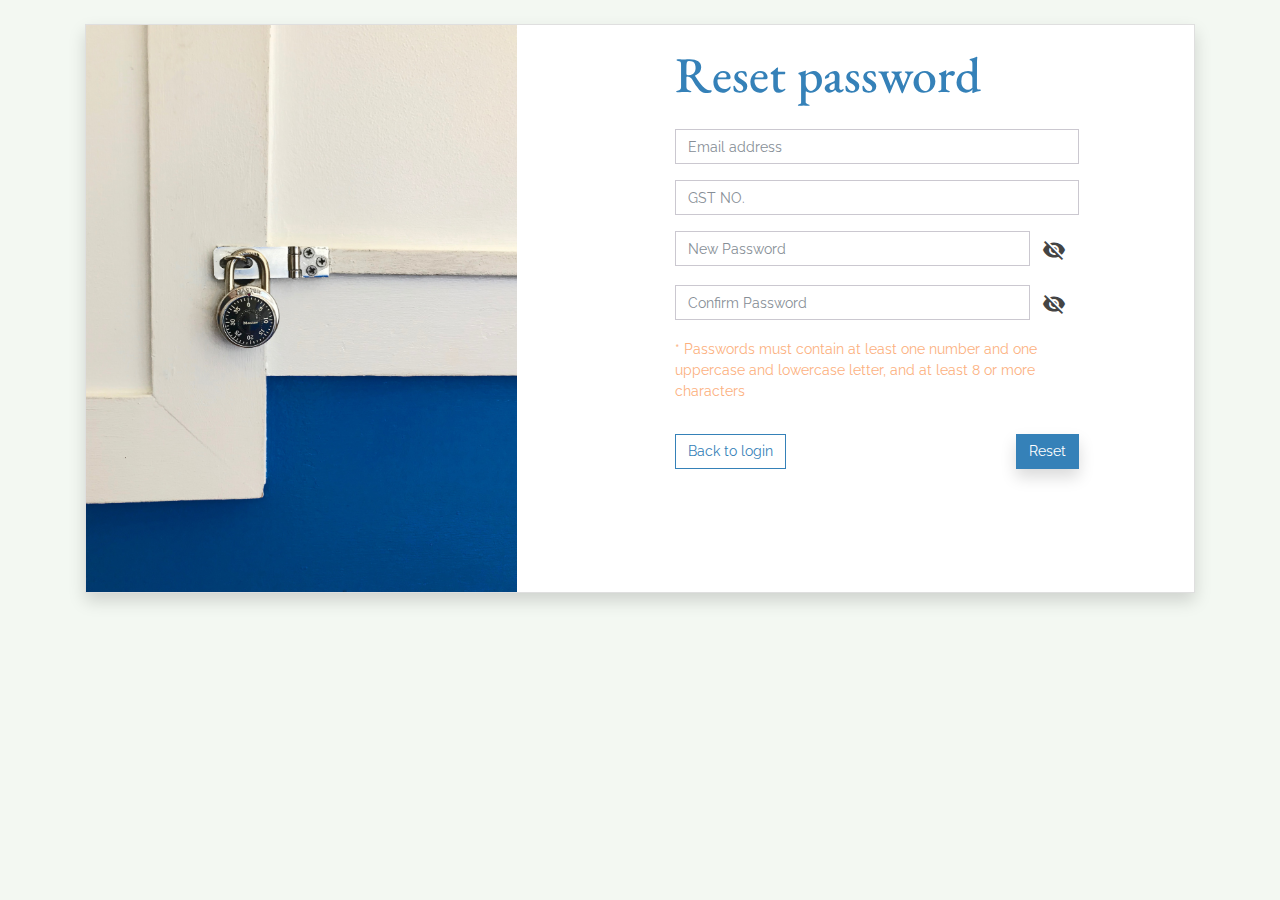
<file: pages/forgot-password.html>
<!DOCTYPE html>
<html>
<head>
	<meta charset="utf-8">
	<meta http-equiv="X-UA-Compatible" content="IE=edge">

	<!-- For mobile view compatibility -->
	<meta name="viewport" content="width=device-width, initial-scale=1.0">

	<title>No Name Startup</title>

	<!-- CSS -->
	<link rel="stylesheet" href="../css/styles.css">

	<!-- Bootstrap pulse CSS -->
	<link rel="stylesheet" href="../css/bootstrap.css">

	<!-- JQuery -->
	<script src="https://ajax.googleapis.com/ajax/libs/jquery/3.4.1/jquery.min.js"></script>

	<!-- Garamond & Raleway font -->
	<link href="https://fonts.googleapis.com/css?family=EB+Garamond|Raleway&display=swap" rel="stylesheet">

	<!-- Import Google Icon Font -->
	<link href="https://fonts.googleapis.com/icon?family=Material+Icons" rel="stylesheet">

	<!-- Internal CSS -->
	<style type="text/css">
		input,button, textarea, #emailHelp,a{font-family: 'Raleway', sans-serif;}
	</style>
</head>
<!-- oncontextmenu="return false" onkeydown="return false;" onmousedown="return false;" -->
<body>
	<div class="container mt-4 mb-4">
		<div class="row">
			<div class="col-lg">
				<div class="card shadow" style="max-width: 100%;">
				  <div class="row">
				    <div class="col-lg-6">
				      <img src="../SVGs/lock.svg" class="card-img" alt="Signup Image" style="width: 80%">
				    </div>
				    <div class="col-lg-5">
				      <div class="card-body no-gutters">
				      	<form class="form-group" method="POST" action="#">
					        <h1 class="card-title" style="font-size: 50px;">Reset password</h1>

					        <input type="email" class="form-control mt-4" id="inputEmail" aria-describedby="emailHelp" placeholder="Email address" required>

					        <input type="text" class="form-control mt-3" id="gstNumber" aria-describedby="shopNameHelp" placeholder="GST NO." required>

	      					<div class="input-group mb-3 mt-3">
							  <input id="newPassword" type="password" pattern="(?=.*\d)(?=.*[a-z])(?=.*[A-Z]).{8,}" class="form-control" placeholder="New Password" aria-label="Password" aria-describedby="basic-addon2" required>
							  <div class="input-group-append">
							    <button class="btn eye-reset" type="button"><i class="material-icons eye-toggle-reset" style="vertical-align: middle;">visibility_off</i></button>
							  </div>
							</div>

	      					<div class="input-group mb-3 mt-3">
							  <input id="confirmPassword" type="password" pattern="(?=.*\d)(?=.*[a-z])(?=.*[A-Z]).{8,}" class="form-control" placeholder="Confirm Password" aria-label="confirmPassword" aria-describedby="basic-addon2" required>
							  <div class="input-group-append">
							    <button class="btn eye-reset" type="button"><i class="material-icons eye-toggle-reset" style="vertical-align: middle;">visibility_off</i></button>
							  </div>
							</div>

	      					<p id="signupIns" class="mt-3">* Passwords must contain at least one number and one uppercase and lowercase letter, and at least 8 or more characters</p>

	      					<a href="login.html" class="btn btn-outline-primary mt-3">Back to login</a>
	      					
	      					<button type="submit" class="btn btn-primary mt-3 float-right shadow">Reset</button>
      					</form>
				      </div>
				    </div>
				  </div>
				</div>
			</div>
		</div>
	</div>
	<script type="text/javascript" src="../index.js"></script>
	<script src="https://code.jquery.com/jquery-3.3.1.slim.min.js"></script>
	<script src="https://cdnjs.cloudflare.com/ajax/libs/popper.js/1.14.7/umd/popper.min.js"></script>
	<script src="https://stackpath.bootstrapcdn.com/bootstrap/4.3.1/js/bootstrap.min.js"></script>
</body>
</html>
</file>
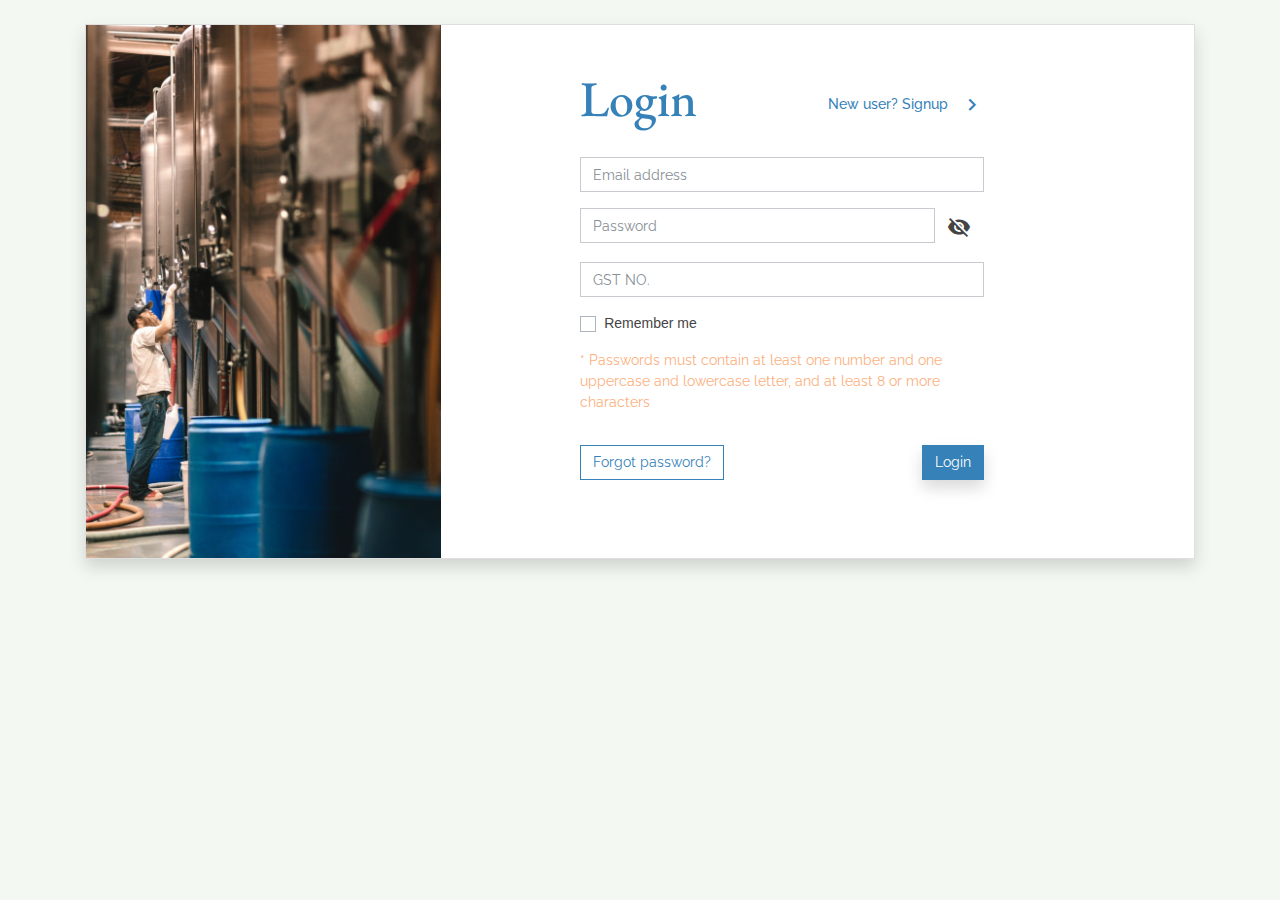
<file: pages/login.html>
<!DOCTYPE html>
<html>
<head>
	<meta charset="utf-8">
	<meta http-equiv="X-UA-Compatible" content="IE=edge">

	<!-- For mobile view compatibility -->
	<meta name="viewport" content="width=device-width, initial-scale=1.0">

	<title>No Name Startup</title>

	<!-- CSS -->
	<link rel="stylesheet" href="../css/styles.css">

	<!-- Bootstrap pulse CSS -->
	<link rel="stylesheet" href="../css/bootstrap.css">

	<!-- JQuery -->
	<script src="https://ajax.googleapis.com/ajax/libs/jquery/3.4.1/jquery.min.js"></script>

	<!-- Garamond & Raleway font -->
	<link href="https://fonts.googleapis.com/css?family=EB+Garamond|Raleway&display=swap" rel="stylesheet">

	<!-- Import Google Icon Font -->
	<link href="https://fonts.googleapis.com/icon?family=Material+Icons" rel="stylesheet">

	<!-- Internal CSS -->
	<style type="text/css">
		input,button, textarea, #emailHelp,a{font-family: 'Raleway', sans-serif;}
	</style>
</head>
<!-- oncontextmenu="return false" onkeydown="return false;" onmousedown="return false;" -->
<body>
	<div class="container mt-4">
		<div class="row">
			<div class="col-lg">
				<div class="card shadow" style="max-width: 100%;">
				  <div class="row">
				    <div class="col-lg-5">
				      <img src="../SVGs/login.svg" class="card-img" alt="Signup Image" style="width: 80%">
				    </div>
				    <div class="col-lg-5">
				      <div class="card-body no-gutters mt-4">
				      	<div style="display: inline;">
					        <h1 class="float-left" style="font-size: 50px; padding-bottom: 5%;">Login</h1>
					        <h6 class="float-right"><a href="../index.html" title="" class="float-left mt-4" style="text-decoration: none; color: var(--primary);">New user? Signup&nbsp;&nbsp;&nbsp;<i class="material-icons" style="vertical-align: middle;">keyboard_arrow_right</i></a>
					        </h6>
				    	</div>

				      	<form class="form-group" method="POST" action="#">
					        <input type="email" class="form-control" id="inputEmail" aria-describedby="emailHelp" placeholder="Email address" required>

	      					<div class="input-group mb-3 mt-3">
							  <input id="loginPassword" type="password" pattern="(?=.*\d)(?=.*[a-z])(?=.*[A-Z]).{8,}" class="form-control" placeholder="Password" aria-label="Password" aria-describedby="basic-addon2" required>
							  <div class="input-group-append">
							    <button class="btn eye-login" type="button"><i class="material-icons eye-toggle-login" style="vertical-align: middle;">visibility_off</i></button>
							  </div>
							</div>

	      					<input type="text" class="form-control mt-3" id="gstNumber" aria-describedby="shopNameHelp" placeholder="GST NO." required>

	      					<div class="custom-control custom-checkbox mt-3">
							  <input type="checkbox" class="custom-control-input" id="customCheck1">
							  <label class="custom-control-label" for="customCheck1">Remember me</label>
							</div>

	      					<p id="signupIns" class="mt-3">* Passwords must contain at least one number and one uppercase and lowercase letter, and at least 8 or more characters</p>

	      					<a href="forgot-password.html" class="btn btn-outline-primary mt-3">Forgot password?</a>
	      					
	      					<button type="submit" class="btn btn-primary mt-3 float-right shadow">Login</button>
      					</form>
				      </div>
				    </div>
				  </div>
				</div>
			</div>
		</div>
	</div>
	<script type="text/javascript" src="../index.js"></script>
	<script src="https://code.jquery.com/jquery-3.3.1.slim.min.js"></script>
	<script src="https://cdnjs.cloudflare.com/ajax/libs/popper.js/1.14.7/umd/popper.min.js"></script>
	<script src="https://stackpath.bootstrapcdn.com/bootstrap/4.3.1/js/bootstrap.min.js"></script>
</body>
</html>
</file>
<file: css/styles.css>
/* font-family: 'EB Garamond', serif; font-family: 'Raleway', sans-serif; */

:root {
  
  /* Custom variables */
  --primary: #3581B8;
  --secondary: #FCB07E;
  --neutral: #F3F8F2;
}

body{
	margin: 0; 
	padding: 0;
	background-color: var(--neutral);
}

h1, h5{
	font-family: 'EB Garamond', serif;
	color: var(--primary);
}

#signupIns{
	font-family: 'Raleway',sans-serif;
	color: var(--secondary);
}

#customCheck::after{}
</file>
